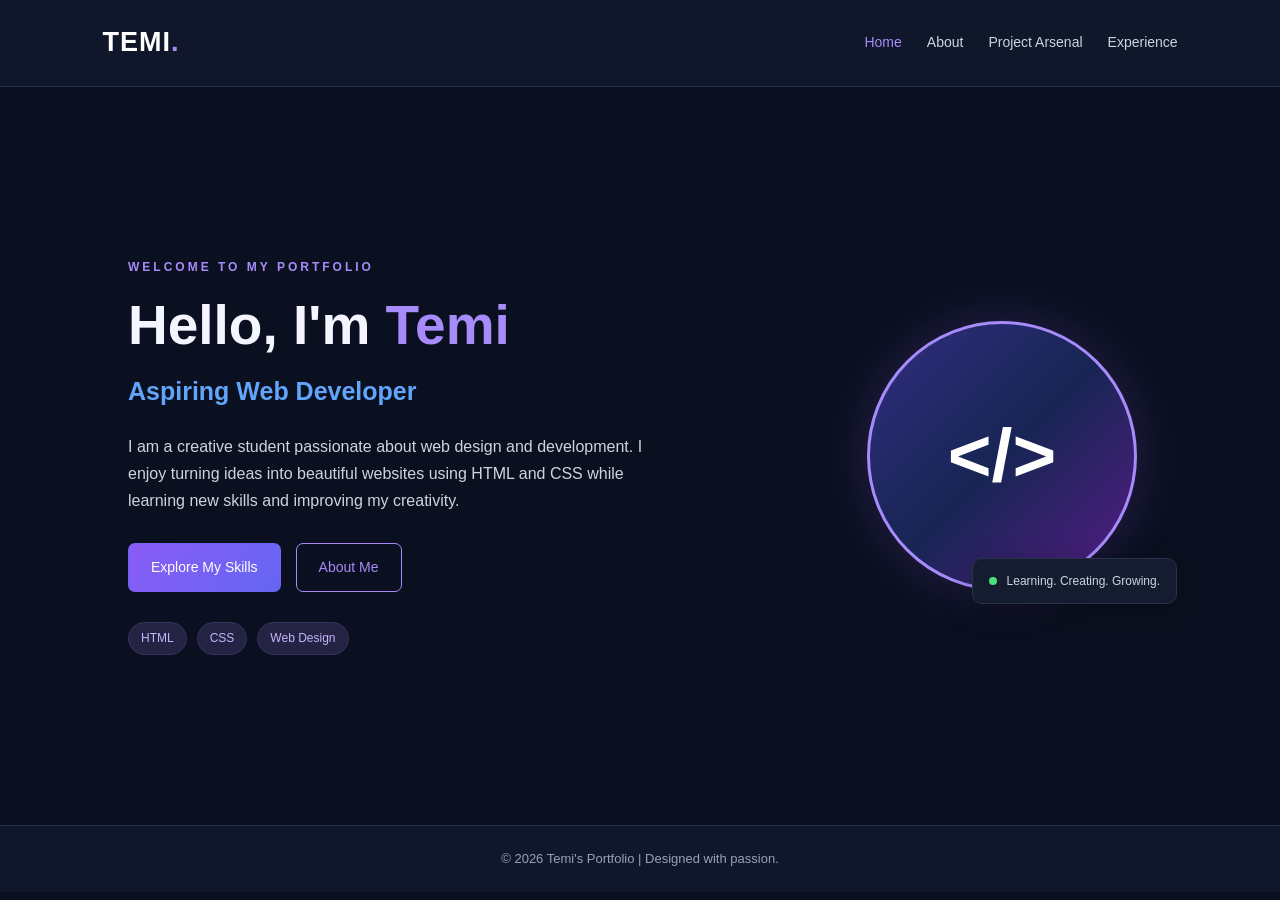
<file: index.html>
<!DOCTYPE html>
<html lang="en">
<head>
    <meta charset="UTF-8">
    <meta name="viewport" content="width=device-width, initial-scale=1.0">
    <title>My Portfolio | Home</title>
    <link rel="stylesheet" href="assest/css/all.min.css">
    <link rel="stylesheet" href="assest/css/styles.css">
</head>
<body>

    <header>
        <a href="index.html" class="logo">TEMI<span>.</span></a>

        <nav>
            <a href="index.html" class="active">Home</a>
            <a href="about.html">About</a>
            <a href="projects.html">Project Arsenal</a>
            <a href="experience.html">Experience</a>
        </nav>
    </header>

    <main>
        <section class="hero">
            <div class="hero-text">
                <p class="small-title">WELCOME TO MY PORTFOLIO</p>

                <h1>Hello, I'm <span>Temi</span></h1>

                <h2>Aspiring Web Developer</h2>

                <p class="description">
                    I am a creative student passionate about web design
                    and development. I enjoy turning ideas into beautiful
                    websites using HTML and CSS while learning new skills
                    and improving my creativity.
                </p>

                <div class="hero-buttons">
                    <a href="projects.html" class="btn">Explore My Skills</a>
                    <a href="about.html" class="btn btn-outline">About Me</a>
                </div>

                <div class="quick-skills">
                    <span>HTML</span>
                    <span>CSS</span>
                    <span>Web Design</span>
                </div>
            </div>

            <div class="hero-visual">
                <div class="profile-circle">
                    <div class="code-symbol">&lt;/&gt;</div>
                </div>

                <div class="floating-card">
                    <span class="online-dot"></span>
                    Learning. Creating. Growing.
                </div>
            </div>
        </section>
    </main>

    <footer>
        <p>&copy; 2026 Temi's Portfolio | Designed with passion.</p>
    </footer>

</body>
</html>
</file>
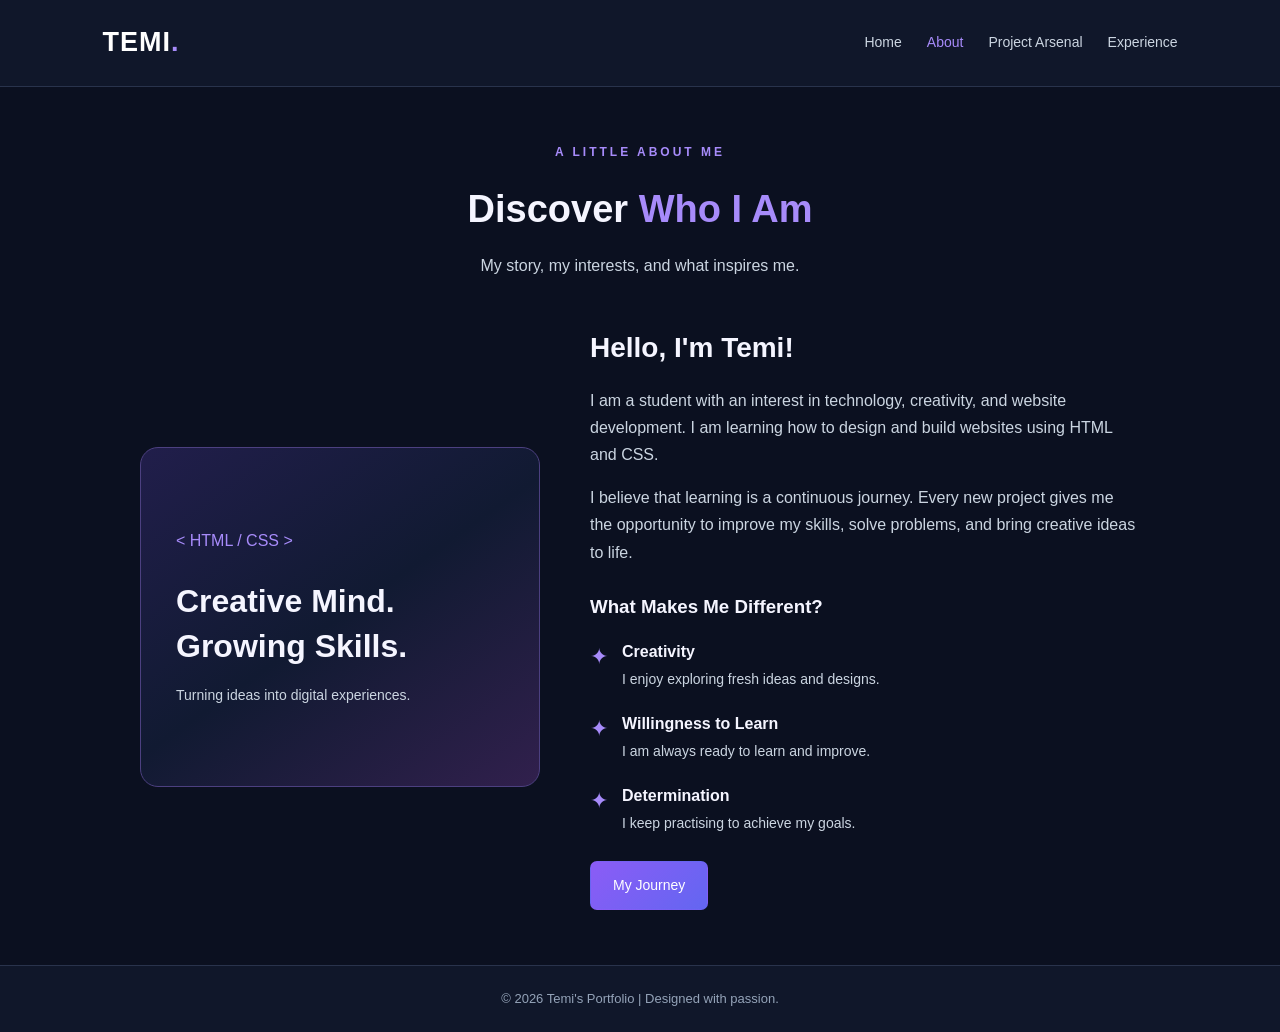
<file: about.html>
<!DOCTYPE html>
<html lang="en">
<head>
    <meta charset="UTF-8">
    <meta name="viewport" content="width=device-width, initial-scale=1.0">
    <title>About Me | Temi</title>
    <link rel="stylesheet" href="assest/css/all.min.css">
    <link rel="stylesheet" href="assest/css/styles.css">
</head>
<body>

    <header>
        <a href="index.html" class="logo">TEMI<span>.</span></a>

        <nav>
            <a href="index.html">Home</a>
            <a href="about.html" class="active">About</a>
            <a href="projects.html">Project Arsenal</a>
            <a href="experience.html">Experience</a>
        </nav>
    </header>

    <main class="page-section">
        <div class="section-heading">
            <p class="small-title">A LITTLE ABOUT ME</p>
            <h1>Discover <span>Who I Am</span></h1>
            <p>My story, my interests, and what inspires me.</p>
        </div>

        <section class="about-layout">
            <div class="about-visual">
                <div class="about-art">
                    <span>&lt; HTML / CSS &gt;</span>
                    <h2>Creative Mind.<br>Growing Skills.</h2>
                    <p>Turning ideas into digital experiences.</p>
                </div>
            </div>

            <div class="about-content">
                <h2>Hello, I'm Temi!</h2>

                <p>
                    I am a student with an interest in technology,
                    creativity, and website development. I am learning
                    how to design and build websites using HTML and CSS.
                </p>

                <p>
                    I believe that learning is a continuous journey.
                    Every new project gives me the opportunity to
                    improve my skills, solve problems, and bring
                    creative ideas to life.
                </p>

                <h3>What Makes Me Different?</h3>

                <div class="quality-list">
                    <div class="quality">
                        <span>✦</span>
                        <div>
                            <h4>Creativity</h4>
                            <p>I enjoy exploring fresh ideas and designs.</p>
                        </div>
                    </div>

                    <div class="quality">
                        <span>✦</span>
                        <div>
                            <h4>Willingness to Learn</h4>
                            <p>I am always ready to learn and improve.</p>
                        </div>
                    </div>

                    <div class="quality">
                        <span>✦</span>
                        <div>
                            <h4>Determination</h4>
                            <p>I keep practising to achieve my goals.</p>
                        </div>
                    </div>
                </div>

                <a href="experience.html" class="btn">My Journey</a>
            </div>
        </section>
    </main>

    <footer>
        <p>&copy; 2026 Temi's Portfolio | Designed with passion.</p>
    </footer>

</body>
</html>
</file>
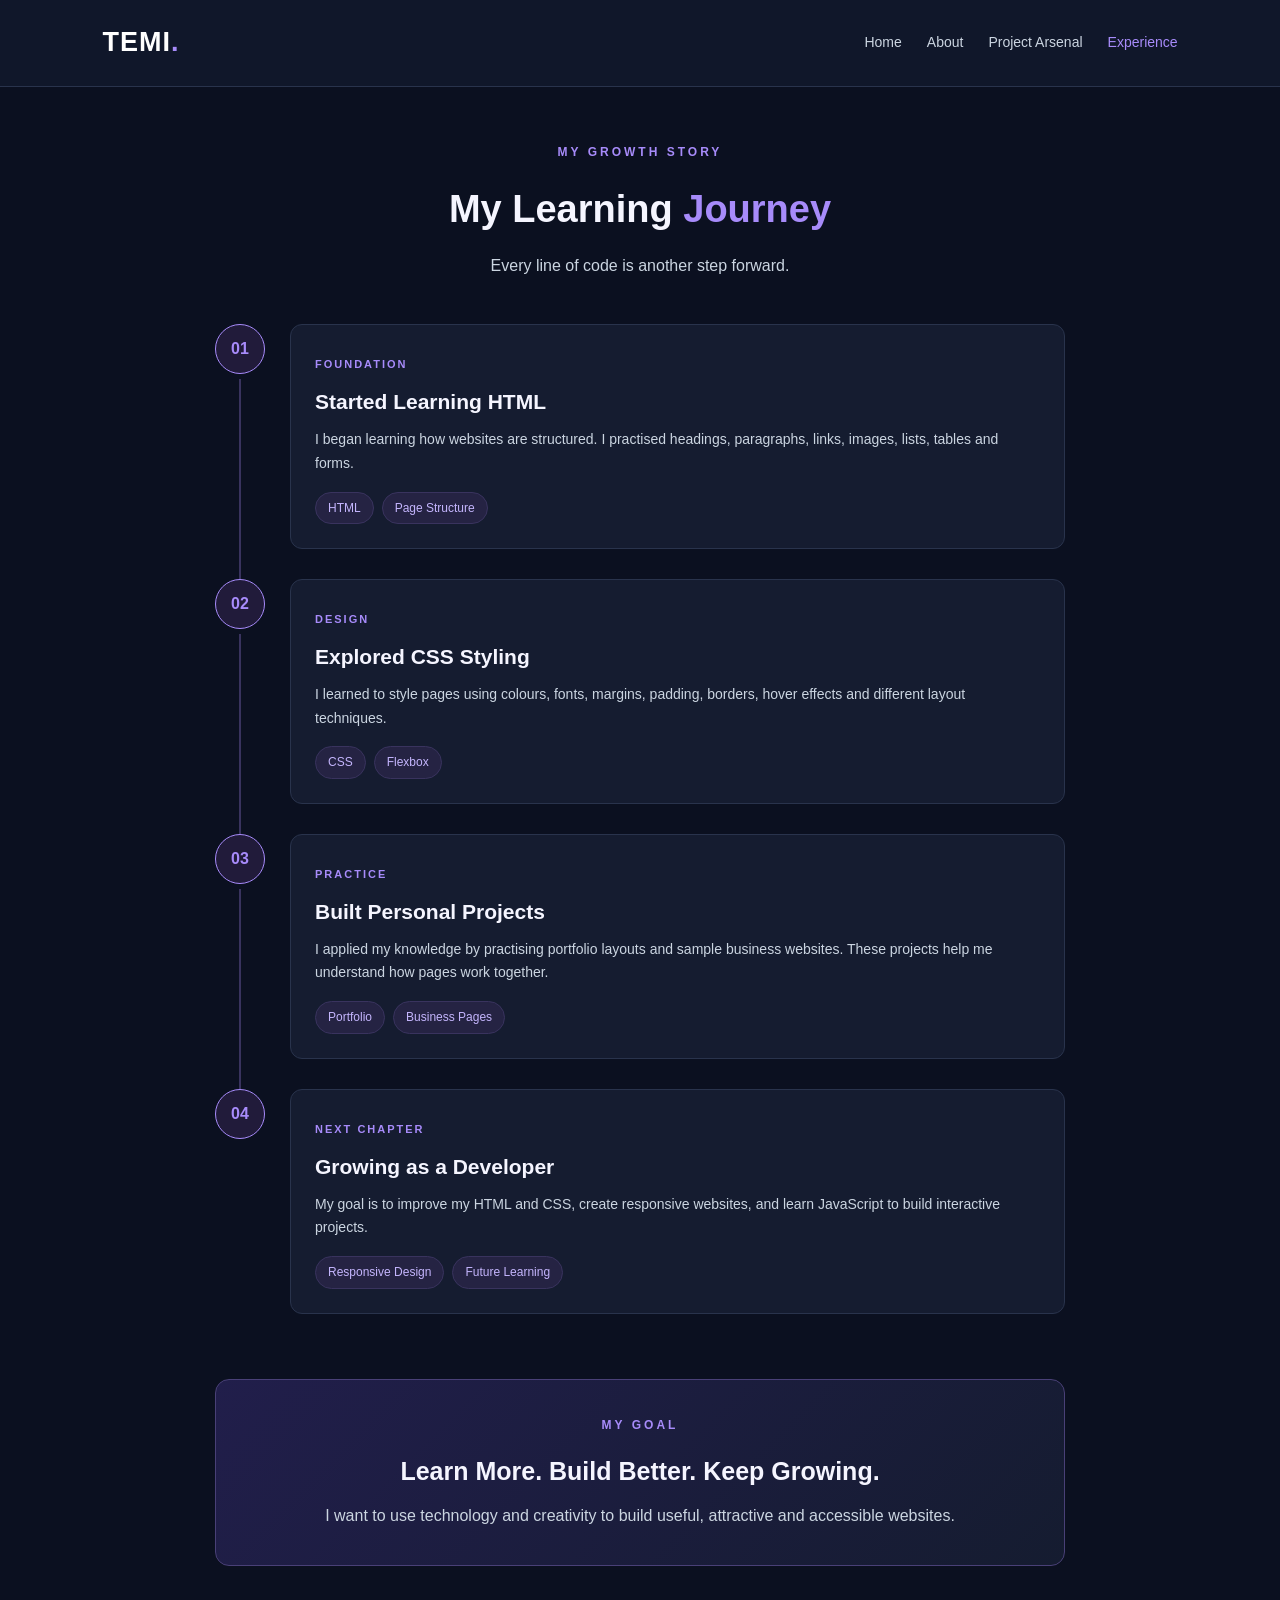
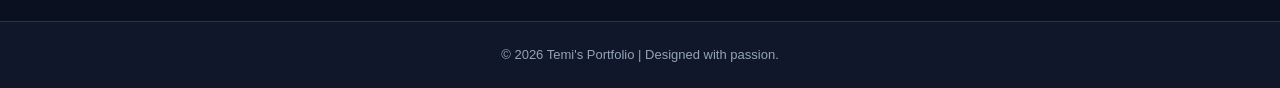
<file: experience.html>
<!DOCTYPE html>
<html lang="en">
<head>
    <meta charset="UTF-8">
    <meta name="viewport" content="width=device-width, initial-scale=1.0">
    <title>Experience | Temi</title>
    <link rel="stylesheet" href="assest/css/all.min.css">
    <link rel="stylesheet" href="assest/css/styles.css">
</head>
<body>

    <header>
        <a href="index.html" class="logo">TEMI<span>.</span></a>

        <nav>
            <a href="index.html">Home</a>
            <a href="about.html">About</a>
            <a href="projects.html">Project Arsenal</a>
            <a href="experience.html" class="active">Experience</a>
        </nav>
    </header>

    <main class="page-section">
        <div class="section-heading">
            <p class="small-title">MY GROWTH STORY</p>
            <h1>My Learning <span>Journey</span></h1>
            <p>Every line of code is another step forward.</p>
        </div>

        <section class="journey">

            <div class="journey-item">
                <div class="journey-number">01</div>
                <div class="journey-content">
                    <span class="journey-label">FOUNDATION</span>
                    <h2>Started Learning HTML</h2>
                    <p>
                        I began learning how websites are structured.
                        I practised headings, paragraphs, links, images,
                        lists, tables and forms.
                    </p>
                    <div class="work-tags">
                        <span>HTML</span>
                        <span>Page Structure</span>
                    </div>
                </div>
            </div>

            <div class="journey-item">
                <div class="journey-number">02</div>
                <div class="journey-content">
                    <span class="journey-label">DESIGN</span>
                    <h2>Explored CSS Styling</h2>
                    <p>
                        I learned to style pages using colours, fonts,
                        margins, padding, borders, hover effects
                        and different layout techniques.
                    </p>
                    <div class="work-tags">
                        <span>CSS</span>
                        <span>Flexbox</span>
                    </div>
                </div>
            </div>

            <div class="journey-item">
                <div class="journey-number">03</div>
                <div class="journey-content">
                    <span class="journey-label">PRACTICE</span>
                    <h2>Built Personal Projects</h2>
                    <p>
                        I applied my knowledge by practising portfolio
                        layouts and sample business websites. These
                        projects help me understand how pages work together.
                    </p>
                    <div class="work-tags">
                        <span>Portfolio</span>
                        <span>Business Pages</span>
                    </div>
                </div>
            </div>

            <div class="journey-item">
                <div class="journey-number">04</div>
                <div class="journey-content">
                    <span class="journey-label">NEXT CHAPTER</span>
                    <h2>Growing as a Developer</h2>
                    <p>
                        My goal is to improve my HTML and CSS,
                        create responsive websites, and learn
                        JavaScript to build interactive projects.
                    </p>
                    <div class="work-tags">
                        <span>Responsive Design</span>
                        <span>Future Learning</span>
                    </div>
                </div>
            </div>

        </section>

        <div class="goal-box">
            <p class="small-title">MY GOAL</p>
            <h2>Learn More. Build Better. Keep Growing.</h2>
            <p>
                I want to use technology and creativity to build
                useful, attractive and accessible websites.
            </p>
        </div>
    </main>

    <footer>
        <p>&copy; 2026 Temi's Portfolio | Designed with passion.</p>
    </footer>

</body>
</html>
</file>
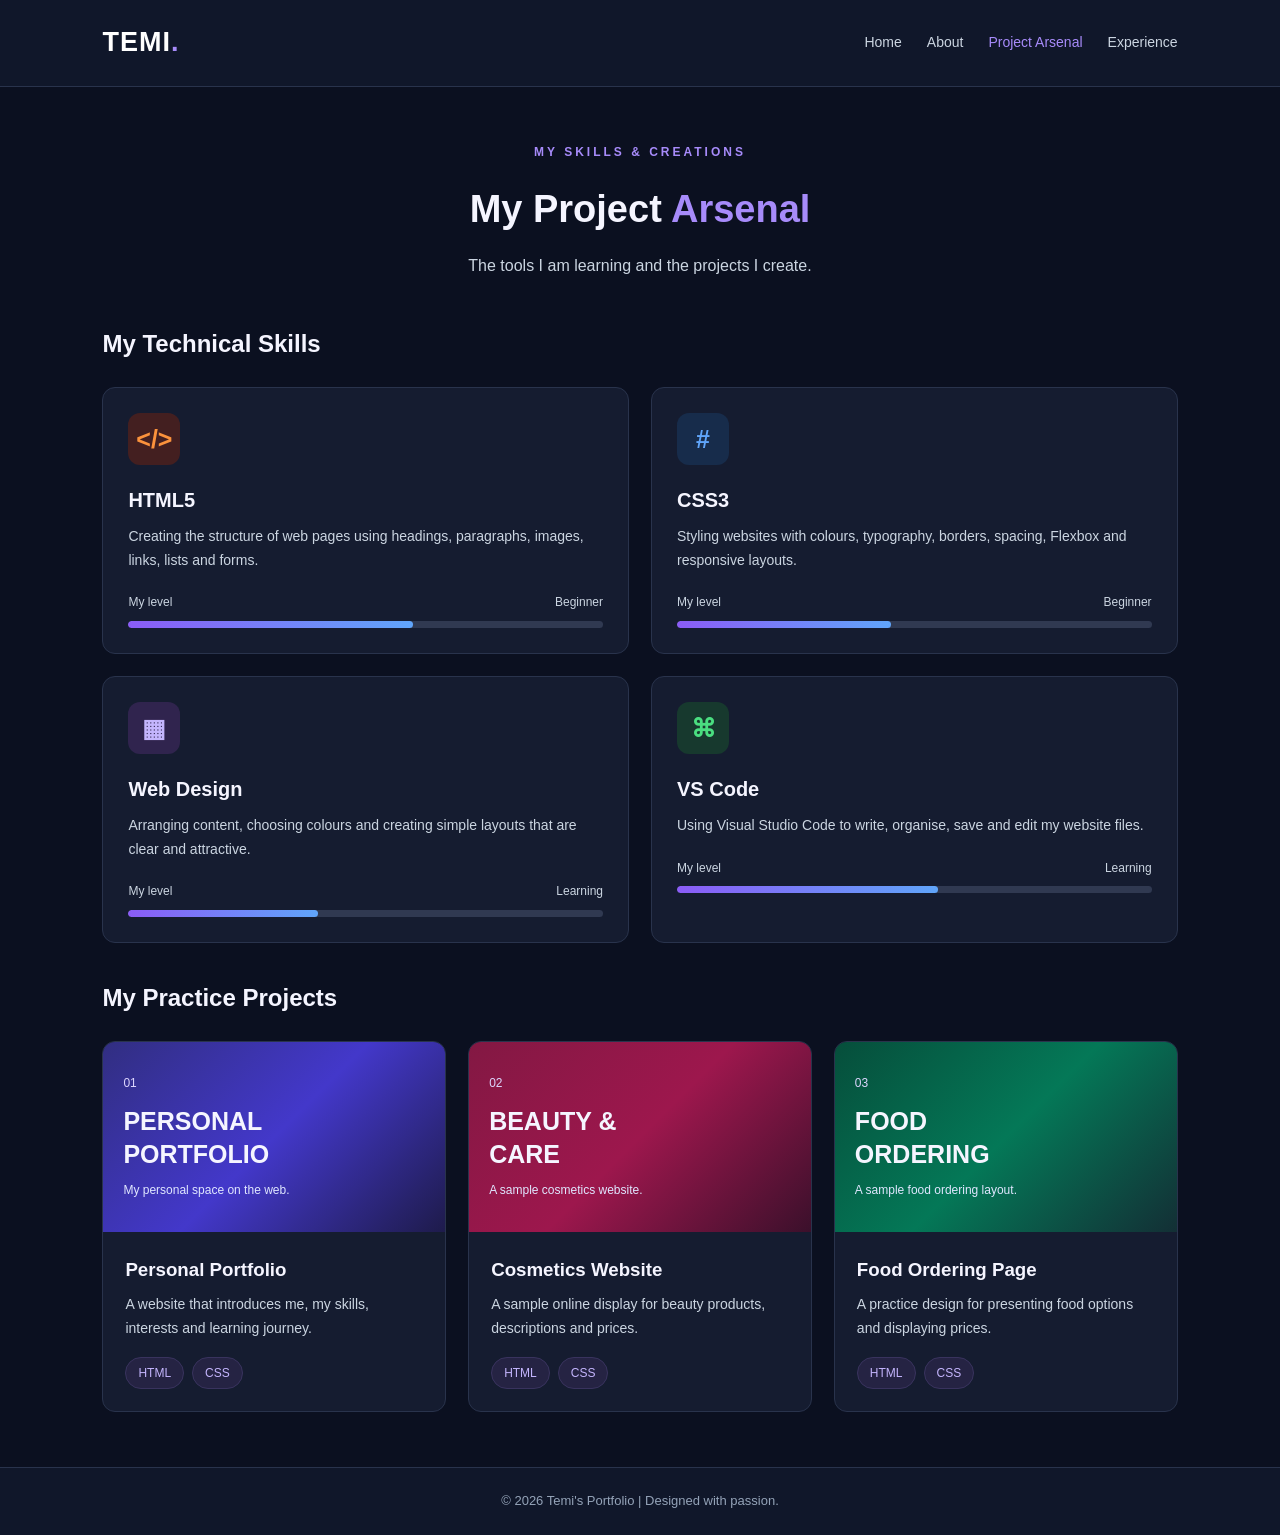
<file: projects.html>
<!DOCTYPE html>
<html lang="en">
<head>
    <meta charset="UTF-8">
    <meta name="viewport" content="width=device-width, initial-scale=1.0">
    <title>Project Arsenal | Temi</title>
    <link rel="stylesheet" href="assest/css/all.min.css">
    <link rel="stylesheet" href="assest/css/styles.css">
</head>
<body>

    <header>
        <a href="index.html" class="logo">TEMI<span>.</span></a>

        <nav>
            <a href="index.html">Home</a>
            <a href="about.html">About</a>
            <a href="projects.html" class="active">Project Arsenal</a>
            <a href="experience.html">Experience</a>
        </nav>
    </header>

    <main class="page-section">
        <div class="section-heading">
            <p class="small-title">MY SKILLS & CREATIONS</p>
            <h1>My Project <span>Arsenal</span></h1>
            <p>The tools I am learning and the projects I create.</p>
        </div>

        <h2 class="sub-heading">My Technical Skills</h2>

        <div class="skills-grid">

            <div class="skill-card">
                <div class="skill-icon orange">&lt;/&gt;</div>
                <h3>HTML5</h3>
                <p>
                    Creating the structure of web pages using headings,
                    paragraphs, images, links, lists and forms.
                </p>
                <div class="skill-level">
                    <div class="level-label">
                        <span>My level</span>
                        <span>Beginner</span>
                    </div>
                    <div class="progress">
                        <div class="progress-fill html-level"></div>
                    </div>
                </div>
            </div>

            <div class="skill-card">
                <div class="skill-icon blue">#</div>
                <h3>CSS3</h3>
                <p>
                    Styling websites with colours, typography,
                    borders, spacing, Flexbox and responsive layouts.
                </p>
                <div class="skill-level">
                    <div class="level-label">
                        <span>My level</span>
                        <span>Beginner</span>
                    </div>
                    <div class="progress">
                        <div class="progress-fill css-level"></div>
                    </div>
                </div>
            </div>

            <div class="skill-card">
                <div class="skill-icon purple">▦</div>
                <h3>Web Design</h3>
                <p>
                    Arranging content, choosing colours and creating
                    simple layouts that are clear and attractive.
                </p>
                <div class="skill-level">
                    <div class="level-label">
                        <span>My level</span>
                        <span>Learning</span>
                    </div>
                    <div class="progress">
                        <div class="progress-fill design-level"></div>
                    </div>
                </div>
            </div>

            <div class="skill-card">
                <div class="skill-icon green">⌘</div>
                <h3>VS Code</h3>
                <p>
                    Using Visual Studio Code to write, organise,
                    save and edit my website files.
                </p>
                <div class="skill-level">
                    <div class="level-label">
                        <span>My level</span>
                        <span>Learning</span>
                    </div>
                    <div class="progress">
                        <div class="progress-fill vscode-level"></div>
                    </div>
                </div>
            </div>

        </div>

        <h2 class="sub-heading">My Practice Projects</h2>

        <div class="projects-grid">

            <div class="work-card">
                <div class="work-preview preview-one">
                    <span>01</span>
                    <h2>PERSONAL<br>PORTFOLIO</h2>
                    <p>My personal space on the web.</p>
                </div>
                <div class="work-info">
                    <h3>Personal Portfolio</h3>
                    <p>
                        A website that introduces me, my skills,
                        interests and learning journey.
                    </p>
                    <div class="work-tags">
                        <span>HTML</span>
                        <span>CSS</span>
                    </div>
                </div>
            </div>

            <div class="work-card">
                <div class="work-preview preview-two">
                    <span>02</span>
                    <h2>BEAUTY &<br>CARE</h2>
                    <p>A sample cosmetics website.</p>
                </div>
                <div class="work-info">
                    <h3>Cosmetics Website</h3>
                    <p>
                        A sample online display for beauty products,
                        descriptions and prices.
                    </p>
                    <div class="work-tags">
                        <span>HTML</span>
                        <span>CSS</span>
                    </div>
                </div>
            </div>

            <div class="work-card">
                <div class="work-preview preview-three">
                    <span>03</span>
                    <h2>FOOD<br>ORDERING</h2>
                    <p>A sample food ordering layout.</p>
                </div>
                <div class="work-info">
                    <h3>Food Ordering Page</h3>
                    <p>
                        A practice design for presenting food options
                        and displaying prices.
                    </p>
                    <div class="work-tags">
                        <span>HTML</span>
                        <span>CSS</span>
                    </div>
                </div>
            </div>

        </div>
    </main>

    <footer>
        <p>&copy; 2026 Temi's Portfolio | Designed with passion.</p>
    </footer>

</body>
</html>
</file>
<file: assest/css/styles.css>
/* GENERAL STYLING */

* {
    margin: 0;
    padding: 0;
    box-sizing: border-box;
}

html {
    scroll-behavior: smooth;
}

body {
    font-family: Arial, sans-serif;
    background-color: #0b1020;
    color: #f5f5ff;
    line-height: 1.7;
}

:root {
    --purple: #a78bfa;
    --blue: #60a5fa;
    --light: #cbd5e1;
    --card: #151c30;
    --border: #29334c;
}

/* NAVIGATION BAR */

header {
    display: flex;
    justify-content: space-between;
    align-items: center;
    padding: 20px 8%;
    background-color: #10172a;
    border-bottom: 1px solid var(--border);
    position: sticky;
    top: 0;
    z-index: 100;
}

.logo {
    color: white;
    font-size: 27px;
    font-weight: bold;
    text-decoration: none;
    letter-spacing: 1px;
}

.logo span {
    color: var(--purple);
}

nav {
    display: flex;
    gap: 25px;
    flex-wrap: wrap;
}

nav a {
    text-decoration: none;
    color: var(--light);
    font-size: 14px;
    transition: 0.3s;
}

nav a:hover,
nav a.active {
    color: var(--purple);
}

/* HOME PAGE */

.hero {
    min-height: 82vh;
    padding: 70px 10%;
    display: flex;
    justify-content: space-between;
    align-items: center;
    gap: 50px;
}

.hero-text {
    max-width: 600px;
}

.small-title {
    color: var(--purple);
    font-size: 12px;
    font-weight: bold;
    letter-spacing: 3px;
    margin-bottom: 15px;
}

.hero h1 {
    font-size: 55px;
    line-height: 1.2;
    margin-bottom: 12px;
}

.hero h1 span,
.section-heading h1 span {
    color: var(--purple);
}

.hero h2 {
    font-size: 25px;
    color: var(--blue);
    margin-bottom: 20px;
}

.description {
    color: var(--light);
    max-width: 530px;
    margin-bottom: 28px;
}

.hero-buttons {
    display: flex;
    gap: 15px;
    flex-wrap: wrap;
}

.btn {
    display: inline-block;
    background: linear-gradient(135deg, #8b5cf6, #6366f1);
    color: white;
    padding: 12px 22px;
    border: 1px solid transparent;
    border-radius: 7px;
    text-decoration: none;
    font-size: 14px;
    transition: 0.3s;
}

.btn:hover {
    transform: translateY(-3px);
    box-shadow: 0 8px 25px #8b5cf633;
}

.btn-outline {
    background: transparent;
    border-color: var(--purple);
    color: var(--purple);
}

.btn-outline:hover {
    background-color: #8b5cf622;
}

.quick-skills {
    display: flex;
    gap: 10px;
    flex-wrap: wrap;
    margin-top: 30px;
}

.quick-skills span,
.work-tags span {
    padding: 5px 12px;
    border-radius: 20px;
    background-color: #252343;
    border: 1px solid #39335e;
    color: #c4b5fd;
    font-size: 12px;
}

/* HOME PAGE DECORATION */

.hero-visual {
    position: relative;
    display: flex;
    justify-content: center;
    align-items: center;
    min-width: 300px;
    min-height: 320px;
}

.profile-circle {
    width: 270px;
    height: 270px;
    border-radius: 50%;
    display: flex;
    justify-content: center;
    align-items: center;
    background: linear-gradient(135deg, #312e81, #172554, #581c87);
    border: 3px solid var(--purple);
    box-shadow: 0 0 50px #8b5cf633;
}

.code-symbol {
    font-size: 75px;
    color: white;
    font-weight: bold;
}

.floating-card {
    position: absolute;
    bottom: 12px;
    right: -25px;
    padding: 12px 16px;
    border: 1px solid var(--border);
    border-radius: 10px;
    background-color: #151c30;
    font-size: 12px;
    color: var(--light);
    box-shadow: 0 8px 30px #00000044;
}

.online-dot {
    display: inline-block;
    width: 8px;
    height: 8px;
    background-color: #4ade80;
    border-radius: 50%;
    margin-right: 6px;
}

/* ALL INNER PAGES */

.page-section {
    min-height: 80vh;
    padding: 55px 8%;
}

.section-heading {
    text-align: center;
    margin-bottom: 45px;
}

.section-heading h1 {
    font-size: 38px;
    margin-bottom: 10px;
}

.section-heading > p:last-child {
    color: var(--light);
}

/* ABOUT PAGE */

.about-layout {
    display: flex;
    align-items: center;
    justify-content: center;
    gap: 50px;
    max-width: 1050px;
    margin: auto;
}

.about-visual {
    flex: 1;
    max-width: 400px;
}

.about-art {
    min-height: 340px;
    padding: 35px;
    display: flex;
    flex-direction: column;
    justify-content: center;
    background: linear-gradient(145deg, #211e4b, #111a32, #31204d);
    border: 1px solid #4c4080;
    border-radius: 18px;
}

.about-art > span {
    color: var(--purple);
    font-size: 16px;
    margin-bottom: 25px;
}

.about-art h2 {
    font-size: 32px;
    line-height: 1.4;
    margin-bottom: 15px;
}

.about-art p {
    color: var(--light);
    font-size: 14px;
}

.about-content {
    flex: 1;
    max-width: 550px;
}

.about-content h2 {
    font-size: 28px;
    margin-bottom: 15px;
}

.about-content > p {
    color: var(--light);
    margin-bottom: 16px;
}

.about-content h3 {
    margin: 25px 0 15px;
}

.quality-list {
    margin-bottom: 25px;
}

.quality {
    display: flex;
    gap: 14px;
    margin-bottom: 18px;
}

.quality > span {
    color: var(--purple);
    font-size: 22px;
}

.quality h4 {
    margin-bottom: 3px;
}

.quality p {
    color: var(--light);
    font-size: 14px;
}

/* PROJECT ARSENAL */

.sub-heading {
    font-size: 24px;
    margin: 35px 0 22px;
}

.skills-grid {
    display: grid;
    grid-template-columns: repeat(2, minmax(0, 1fr));
    gap: 22px;
}

.skill-card {
    padding: 25px;
    background-color: var(--card);
    border: 1px solid var(--border);
    border-radius: 13px;
    transition: 0.3s;
}

.skill-card:hover,
.work-card:hover {
    transform: translateY(-5px);
    border-color: var(--purple);
}

.skill-icon {
    width: 52px;
    height: 52px;
    display: flex;
    align-items: center;
    justify-content: center;
    border-radius: 12px;
    font-size: 25px;
    font-weight: bold;
    margin-bottom: 18px;
}

.orange {
    background: #431f20;
    color: #fb923c;
}

.blue {
    background: #172c4b;
    color: #60a5fa;
}

.purple {
    background: #30244e;
    color: #c4b5fd;
}

.green {
    background: #17392e;
    color: #4ade80;
}

.skill-card h3 {
    font-size: 20px;
    margin-bottom: 8px;
}

.skill-card > p {
    color: var(--light);
    font-size: 14px;
    margin-bottom: 20px;
}

.level-label {
    display: flex;
    justify-content: space-between;
    gap: 10px;
    font-size: 12px;
    color: var(--light);
    margin-bottom: 8px;
}

.progress {
    height: 7px;
    background-color: #303951;
    border-radius: 10px;
    overflow: hidden;
}

.progress-fill {
    height: 100%;
    border-radius: 10px;
    background: linear-gradient(90deg, #8b5cf6, #60a5fa);
}

.html-level {
    width: 60%;
}

.css-level {
    width: 45%;
}

.design-level {
    width: 40%;
}

.vscode-level {
    width: 55%;
}

/* PROJECT CARDS */

.projects-grid {
    display: grid;
    grid-template-columns: repeat(3, minmax(0, 1fr));
    gap: 22px;
}

.work-card {
    overflow: hidden;
    background-color: var(--card);
    border: 1px solid var(--border);
    border-radius: 13px;
    transition: 0.3s;
}

.work-preview {
    min-height: 190px;
    padding: 20px;
    display: flex;
    flex-direction: column;
    justify-content: center;
    align-items: flex-start;
}

.work-preview > span {
    font-size: 12px;
    margin-bottom: 12px;
    color: #ddd6fe;
}

.work-preview h2 {
    font-size: 25px;
    line-height: 1.3;
}

.work-preview p {
    font-size: 12px;
    margin-top: 10px;
    color: #e0e7ff;
}

.preview-one {
    background: linear-gradient(135deg, #312e81, #4338ca, #1e1b4b);
}

.preview-two {
    background: linear-gradient(135deg, #831843, #9d174d, #3b102b);
}

.preview-three {
    background: linear-gradient(135deg, #064e3b, #047857, #132f35);
}

.work-info {
    padding: 22px;
}

.work-info h3 {
    margin-bottom: 8px;
}

.work-info p {
    color: var(--light);
    font-size: 14px;
    margin-bottom: 16px;
}

.work-tags {
    display: flex;
    flex-wrap: wrap;
    gap: 8px;
}

/* EXPERIENCE TIMELINE */

.journey {
    max-width: 850px;
    margin: auto;
}

.journey-item {
    display: flex;
    align-items: flex-start;
    gap: 25px;
    padding-bottom: 30px;
    position: relative;
}

.journey-item:not(:last-child)::before {
    content: "";
    position: absolute;
    left: 24px;
    top: 55px;
    bottom: 0;
    width: 2px;
    background-color: #39335e;
}

.journey-number {
    flex-shrink: 0;
    width: 50px;
    height: 50px;
    display: flex;
    align-items: center;
    justify-content: center;
    border-radius: 50%;
    border: 1px solid var(--purple);
    background-color: #211b3a;
    color: var(--purple);
    font-weight: bold;
    z-index: 1;
}

.journey-content {
    flex: 1;
    padding: 24px;
    background-color: var(--card);
    border: 1px solid var(--border);
    border-radius: 12px;
}

.journey-label {
    color: var(--purple);
    font-size: 11px;
    font-weight: bold;
    letter-spacing: 2px;
}

.journey-content h2 {
    font-size: 21px;
    margin: 8px 0;
}

.journey-content p {
    color: var(--light);
    font-size: 14px;
    margin-bottom: 16px;
}

.goal-box {
    max-width: 850px;
    margin: 35px auto 0;
    padding: 35px;
    text-align: center;
    background: linear-gradient(135deg, #211e4b, #151c30);
    border: 1px solid #494077;
    border-radius: 14px;
}

.goal-box h2 {
    font-size: 25px;
    margin-bottom: 10px;
}

.goal-box > p:last-child {
    color: var(--light);
}

/* FOOTER */

footer {
    padding: 22px 10px;
    text-align: center;
    background-color: #10172a;
    border-top: 1px solid var(--border);
    color: #94a3b8;
    font-size: 13px;
}

/* TABLETS AND MOBILE PHONES */

@media (max-width: 900px) {

    header {
        padding: 18px 5%;
    }

    nav {
        gap: 13px;
    }

    .hero {
        padding: 55px 6%;
        gap: 25px;
    }

    .hero h1 {
        font-size: 43px;
    }

    .hero-visual {
        min-width: 240px;
    }

    .profile-circle {
        width: 220px;
        height: 220px;
    }

    .projects-grid {
        grid-template-columns: repeat(2, minmax(0, 1fr));
    }
}

@media (max-width: 650px) {

    header {
        position: static;
        flex-direction: column;
        gap: 15px;
    }

    nav {
        justify-content: center;
        gap: 12px 18px;
    }

    nav a {
        font-size: 13px;
    }

    .hero {
        flex-direction: column-reverse;
        text-align: center;
        padding: 40px 7%;
    }

    .hero-text {
        width: 100%;
    }

    .hero h1 {
        font-size: 38px;
    }

    .hero h2 {
        font-size: 21px;
    }

    .hero-buttons,
    .quick-skills {
        justify-content: center;
    }

    .hero-visual {
        min-height: 250px;
        min-width: 0;
        width: 100%;
    }

    .profile-circle {
        width: 200px;
        height: 200px;
    }

    .floating-card {
        right: 0;
        bottom: 0;
        font-size: 10px;
    }

    .page-section {
        padding: 40px 6%;
    }

    .section-heading h1 {
        font-size: 30px;
    }

    .about-layout {
        flex-direction: column;
        gap: 30px;
    }

    .about-visual,
    .about-content {
        width: 100%;
        max-width: none;
    }

    .about-art {
        min-height: 250px;
    }

    .skills-grid,
    .projects-grid {
        grid-template-columns: 1fr;
    }

    .journey-item {
        gap: 14px;
    }

    .journey-number {
        width: 42px;
        height: 42px;
        font-size: 13px;
    }

    .journey-item:not(:last-child)::before {
        left: 20px;
        top: 47px;
    }

    .journey-content {
        padding: 18px;
    }

    .journey-content h2 {
        font-size: 18px;
    }

    .goal-box {
        padding: 25px 18px;
    }

    .goal-box h2 {
        font-size: 21px;
    }
}
</file>
